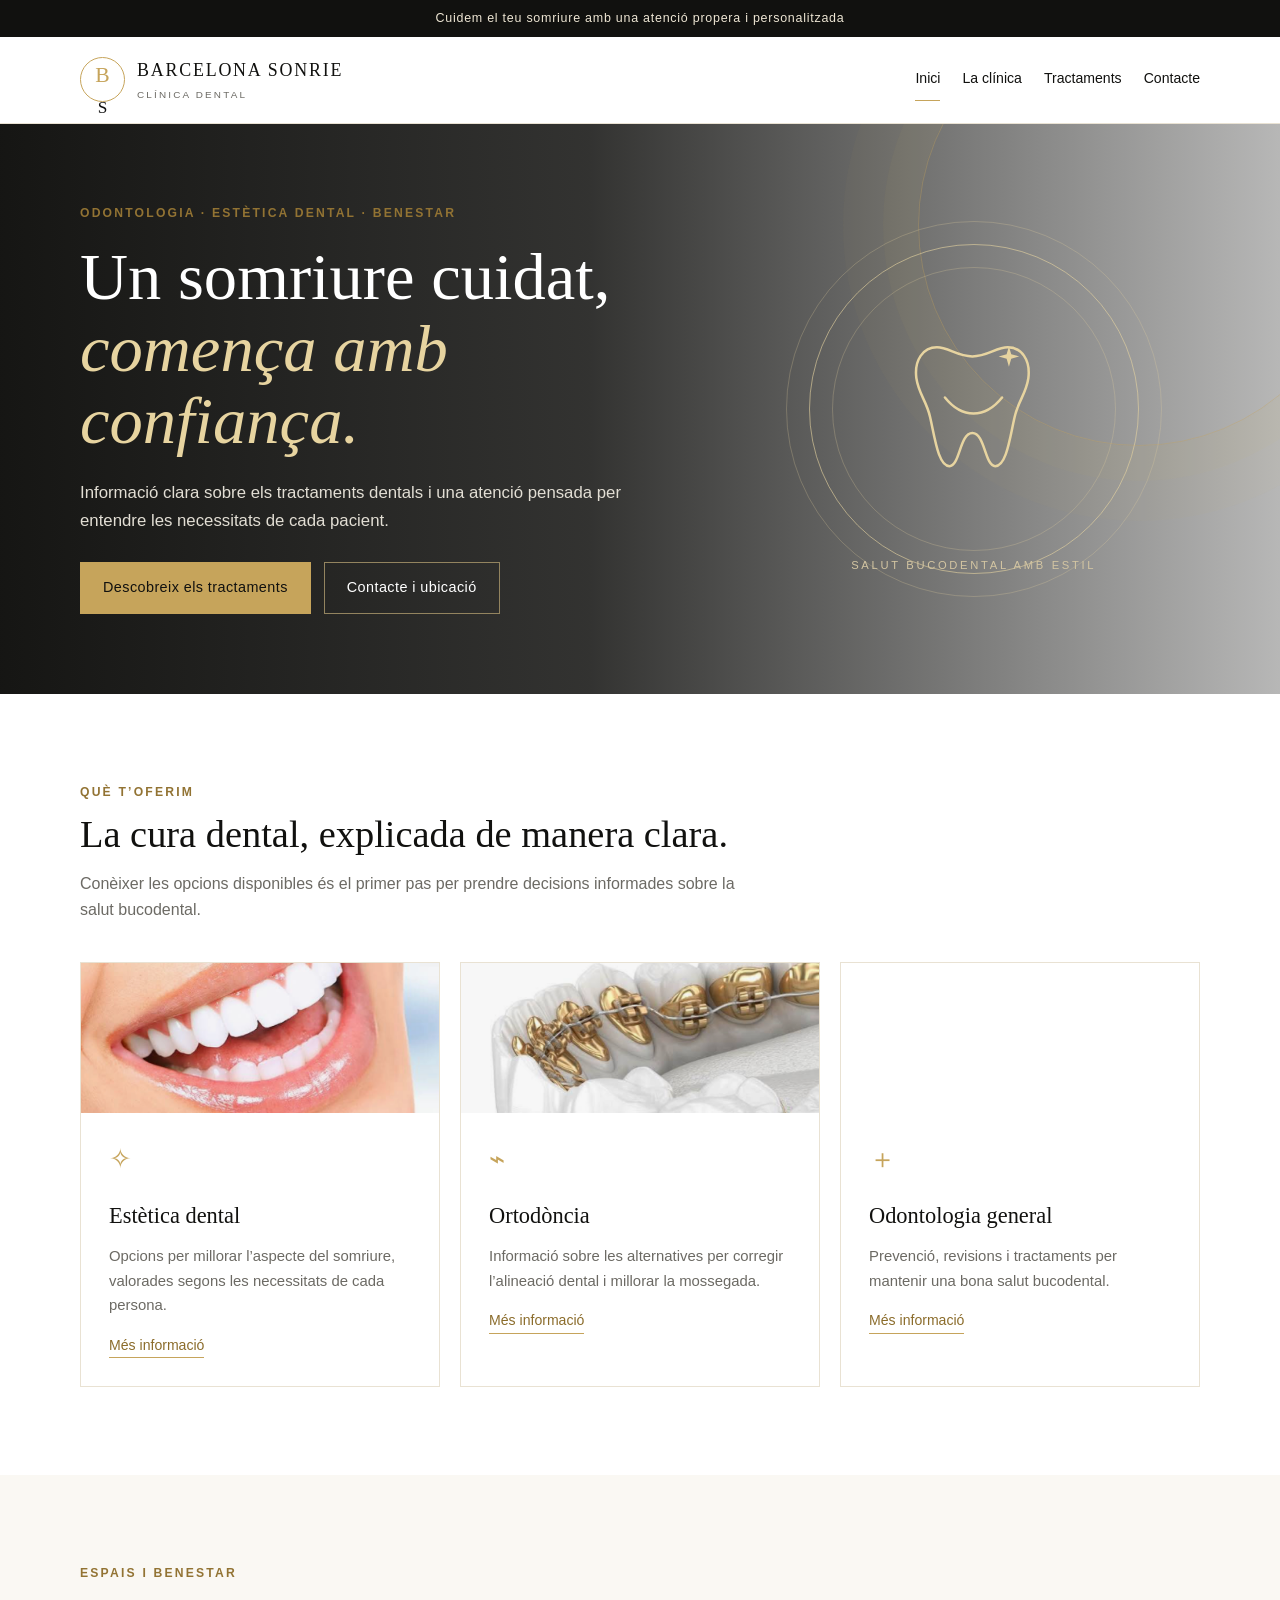
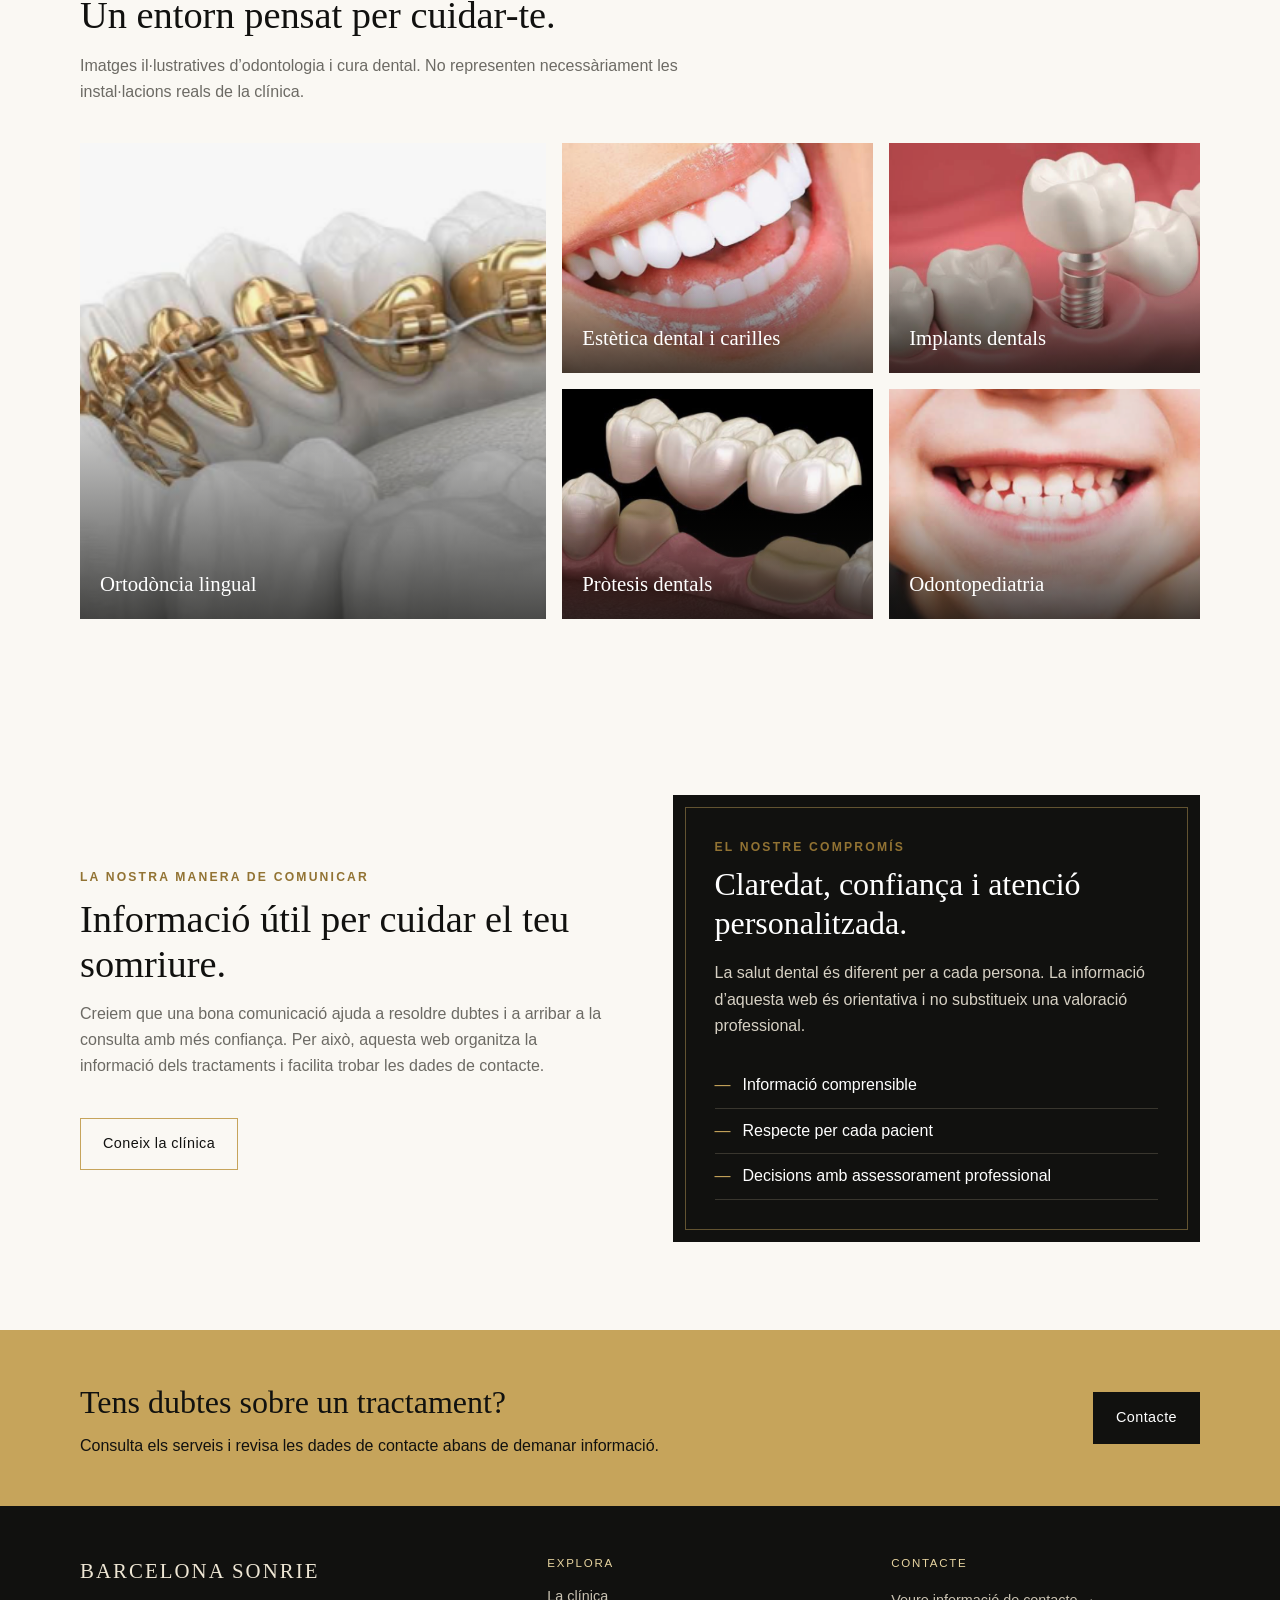
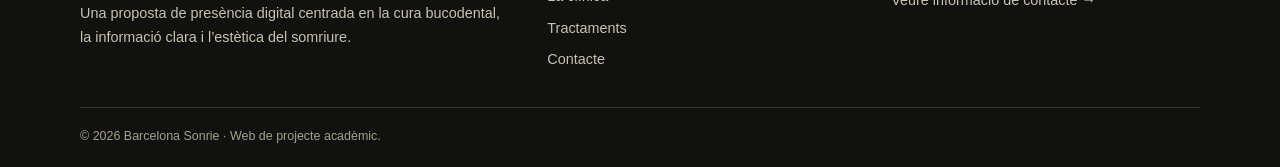
<file: index.html>
<!doctype html>
<html lang="ca">
<head>
<meta charset="utf-8"><meta name="viewport" content="width=device-width, initial-scale=1">
<meta name="description" content="Informació sobre serveis odontològics, estètica dental i contacte de Barcelona Sonrie.">
<title>Inici | Barcelona Sonrie</title>
<link rel="stylesheet" href="css/style.css">
</head>
<body>
<div class="topbar">Cuidem el teu somriure amb una atenció propera i personalitzada</div>
<header class="site-header"><div class="container nav-wrap">
<a class="brand" href="index.html" aria-label="Barcelona Sonrie, inici"><span class="brand-mark">B<span style="font-size:.8em;color:#111">S</span></span><span class="brand-text"><strong>BARCELONA SONRIE</strong><span>CLÍNICA DENTAL</span></span></a>
<button class="menu-toggle" aria-label="Obrir menú" aria-expanded="false">☰</button>
<nav class="nav-links" aria-label="Navegació principal"><a href="index.html" class="active">Inici</a>
<a href="clinic.html" class="">La clínica</a>
<a href="tractaments.html" class="">Tractaments</a>
<a href="contacte.html" class="">Contacte</a></nav>
</div></header>

<main>
<section class="hero"><div class="container hero-grid">
<div><div class="eyebrow">Odontologia · Estètica dental · Benestar</div><h1>Un somriure cuidat, <em>comença amb confiança.</em></h1>
<p>Informació clara sobre els tractaments dentals i una atenció pensada per entendre les necessitats de cada pacient.</p>
<div class="hero-actions"><a class="btn" href="tractaments.html">Descobreix els tractaments</a><a class="btn btn-outline" href="contacte.html">Contacte i ubicació</a></div></div>
<div class="hero-art"><div class="orbit"><svg class="tooth-icon" viewBox="0 0 120 140" fill="none" aria-label="Símbol de dent"><path d="M28 16C16 16 8 27 10 43c2 14 9 20 12 34 4 17 7 43 17 43 9 0 9-29 20-29s11 29 20 29c10 0 13-26 17-43 3-14 10-20 12-34 2-16-6-27-18-27-10 0-18 8-31 8S38 16 28 16Z" stroke="currentColor" stroke-width="2.2"/><path d="M35 60c8 10 17 14 25 14s17-4 25-14" stroke="currentColor" stroke-width="2.2" stroke-linecap="round"/><path d="m91 15 2 7 7 2-7 2-2 7-2-7-7-2 7-2 2-7Z" fill="currentColor"/></svg></div><div class="hero-caption">Salut bucodental amb estil</div></div>
</div></section>
<section class="section"><div class="container"><div class="section-heading"><div class="eyebrow">Què t’oferim</div><h2>La cura dental, explicada de manera clara.</h2><p>Conèixer les opcions disponibles és el primer pas per prendre decisions informades sobre la salut bucodental.</p></div>
<div class="grid-3">
<article class="service-card"><div class="service-photo" style="background-image:url('images/estetica-carilles.png')"></div><div class="service-icon">✧</div><h3>Estètica dental</h3><p>Opcions per millorar l’aspecte del somriure, valorades segons les necessitats de cada persona.</p><a class="text-link" href="tractaments.html#estetica">Més informació</a></article>
<article class="service-card"><div class="service-photo" style="background-image:url('images/ortodoncia-lingual.png')"></div><div class="service-icon">⌁</div><h3>Ortodòncia</h3><p>Informació sobre les alternatives per corregir l’alineació dental i millorar la mossegada.</p><a class="text-link" href="tractaments.html#ortodoncia">Més informació</a></article>
<article class="service-card"><div class="service-photo" style="background-image:url('https://images.unsplash.com/photo-1606811841689-23dfddce3e95?auto=format&fit=crop&w=700&q=80')"></div><div class="service-icon">＋</div><h3>Odontologia general</h3><p>Prevenció, revisions i tractaments per mantenir una bona salut bucodental.</p><a class="text-link" href="tractaments.html#general">Més informació</a></article>
</div></div></section>
<section class="section section-soft"><div class="container"><div class="section-heading"><div class="eyebrow">Espais i benestar</div><h2>Un entorn pensat per cuidar-te.</h2><p>Imatges il·lustratives d’odontologia i cura dental. No representen necessàriament les instal·lacions reals de la clínica.</p></div><div class="image-grid"><div class="photo-card" style="background-image:url('images/ortodoncia-lingual.png')"><span>Ortodòncia lingual</span></div><div class="photo-card" style="background-image:url('images/estetica-carilles.png')"><span>Estètica dental i carilles</span></div><div class="photo-card" style="background-image:url('images/implants-dentals.png')"><span>Implants dentals</span></div><div class="photo-card" style="background-image:url('images/protesis-dentals.png')"><span>Pròtesis dentals</span></div><div class="photo-card" style="background-image:url('images/odontopediatria.png')"><span>Odontopediatria</span></div></div></div></section><section class="section section-soft"><div class="container split"><div><div class="eyebrow">La nostra manera de comunicar</div><div class="section-heading"><h2>Informació útil per cuidar el teu somriure.</h2><p>Creiem que una bona comunicació ajuda a resoldre dubtes i a arribar a la consulta amb més confiança. Per això, aquesta web organitza la informació dels tractaments i facilita trobar les dades de contacte.</p></div><a class="btn btn-outline" href="clinic.html">Coneix la clínica</a></div>
<div class="feature-panel"><div class="eyebrow">El nostre compromís</div><h3>Claredat, confiança i atenció personalitzada.</h3><p>La salut dental és diferent per a cada persona. La informació d’aquesta web és orientativa i no substitueix una valoració professional.</p><ul class="check-list"><li>Informació comprensible</li><li>Respecte per cada pacient</li><li>Decisions amb assessorament professional</li></ul></div>
</div></section>
<section class="cta-band"><div class="container cta-row"><div><h2>Tens dubtes sobre un tractament?</h2><p>Consulta els serveis i revisa les dades de contacte abans de demanar informació.</p></div><a class="btn" href="contacte.html">Contacte</a></div></section>
</main>
<footer class="site-footer"><div class="container"><div class="footer-grid">
<div><div class="footer-brand">BARCELONA SONRIE</div><p>Una proposta de presència digital centrada en la cura bucodental, la informació clara i l’estètica del somriure.</p></div>
<div><div class="footer-title">Explora</div><div class="footer-links"><a href="clinic.html">La clínica</a><a href="tractaments.html">Tractaments</a><a href="contacte.html">Contacte</a></div></div>
<div><div class="footer-title">Contacte</div><p></p><a href="contacte.html">Veure informació de contacte →</a></div>
</div><div class="copyright">© <span data-year></span> Barcelona Sonrie · Web de projecte acadèmic. </div></div></footer>
<script src="js/main.js"></script>
</body></html>
</file>
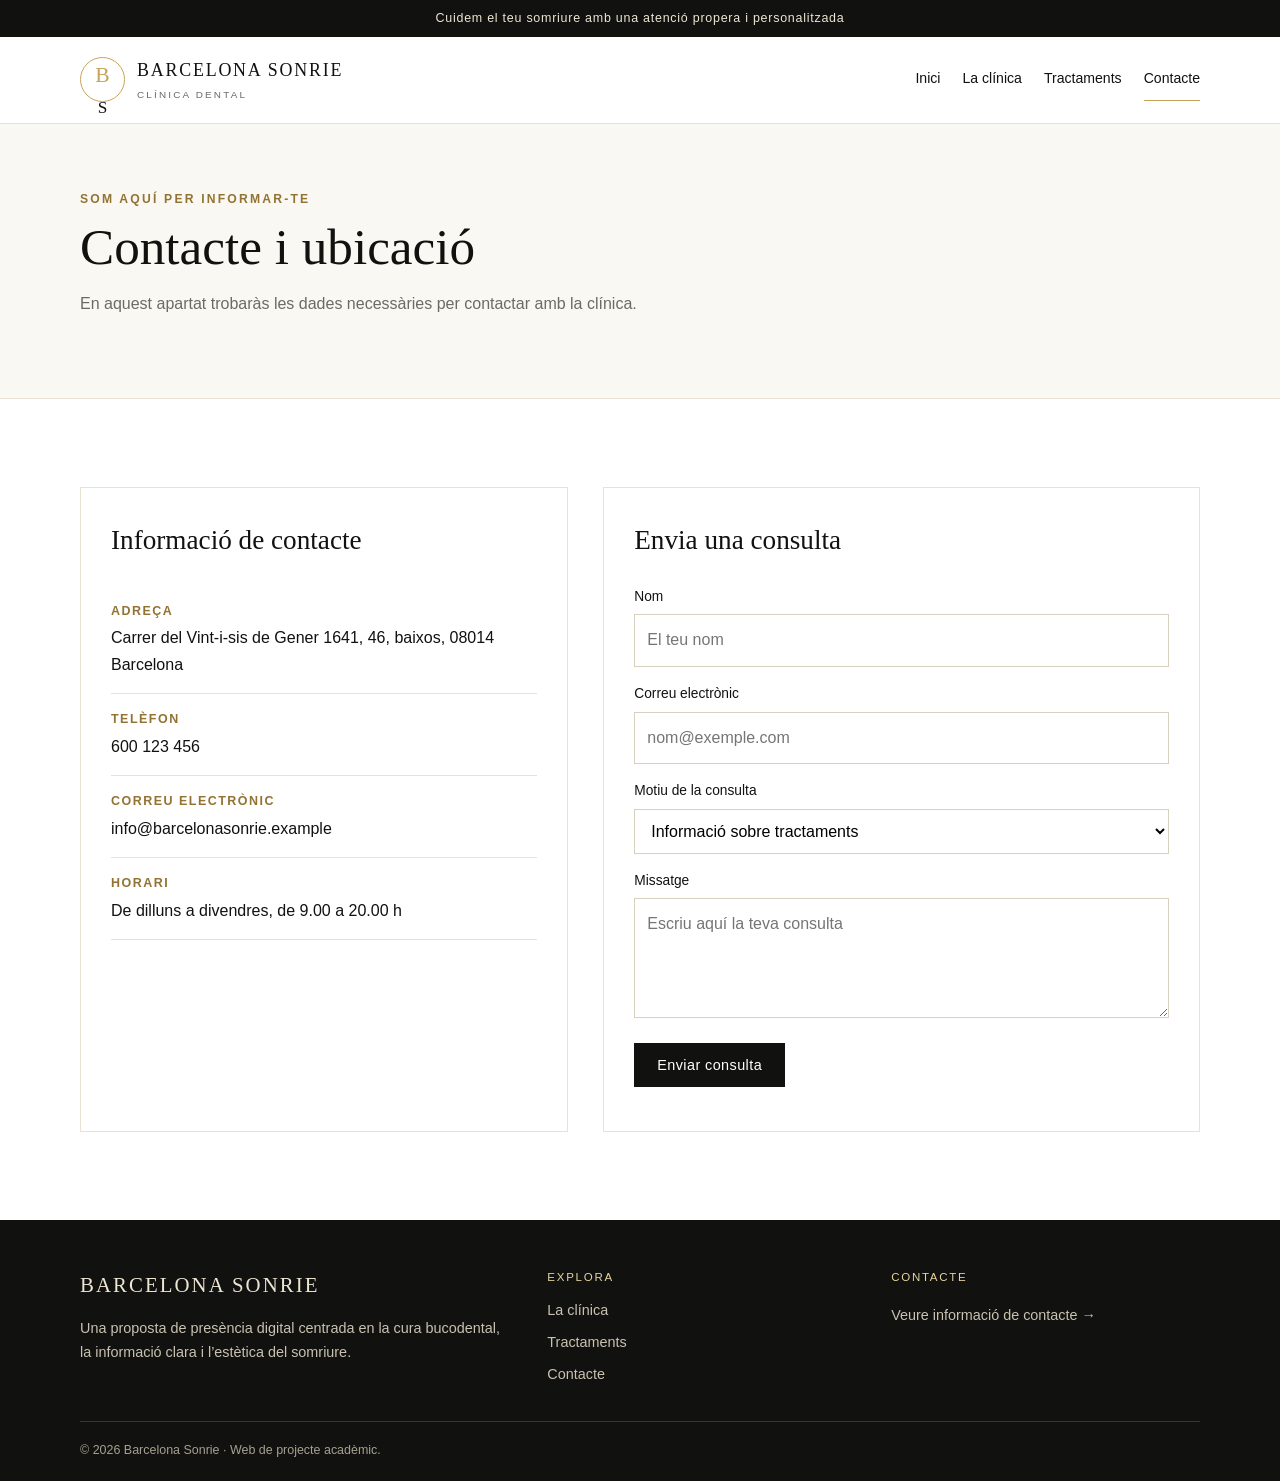
<file: contacte.html>
<!doctype html>
<html lang="ca">
<head>
<meta charset="utf-8"><meta name="viewport" content="width=device-width, initial-scale=1">
<meta name="description" content="Informació sobre serveis odontològics, estètica dental i contacte de Barcelona Sonrie.">
<title>Contacte | Barcelona Sonrie</title>
<link rel="stylesheet" href="css/style.css">
</head>
<body>
<div class="topbar">Cuidem el teu somriure amb una atenció propera i personalitzada</div>
<header class="site-header"><div class="container nav-wrap">
<a class="brand" href="index.html" aria-label="Barcelona Sonrie, inici"><span class="brand-mark">B<span style="font-size:.8em;color:#111">S</span></span><span class="brand-text"><strong>BARCELONA SONRIE</strong><span>CLÍNICA DENTAL</span></span></a>
<button class="menu-toggle" aria-label="Obrir menú" aria-expanded="false">☰</button>
<nav class="nav-links" aria-label="Navegació principal"><a href="index.html" class="">Inici</a>
<a href="clinic.html" class="">La clínica</a>
<a href="tractaments.html" class="">Tractaments</a>
<a href="contacte.html" class="active">Contacte</a></nav>
</div></header>

<main><section class="page-hero"><div class="container"><div class="eyebrow">Som aquí per informar-te</div><h1>Contacte i ubicació</h1><p>En aquest apartat trobaràs les dades necessàries per contactar amb la clínica. </p></div></section>
<section class="section"><div class="container contact-grid"><div class="contact-card"><h2>Informació de contacte</h2>
<div class="contact-item"><strong>Adreça</strong><span>Carrer del Vint-i-sis de Gener 1641, 46, baixos, 08014 Barcelona</span></div>
<div class="contact-item"><strong>Telèfon</strong><span>600 123 456</span></div>
<div class="contact-item"><strong>Correu electrònic</strong><span>info@barcelonasonrie.example</span></div>
<div class="contact-item"><strong>Horari</strong><span>De dilluns a divendres, de 9.00 a 20.00 h</span></div>
</div>
<div class="contact-card"><h2>Envia una consulta</h2>
<form id="contact-form"><div class="form-row"><label for="nom">Nom</label><input id="nom" name="nom" placeholder="El teu nom" required></div><div class="form-row"><label for="email">Correu electrònic</label><input id="email" name="email" type="email" placeholder="nom@exemple.com" required></div><div class="form-row"><label for="motiu">Motiu de la consulta</label><select id="motiu" name="motiu"><option>Informació sobre tractaments</option><option>Estètica dental</option><option>Ortodòncia</option><option>Altres consultes</option></select></div><div class="form-row"><label for="missatge">Missatge</label><textarea id="missatge" name="missatge" placeholder="Escriu aquí la teva consulta"></textarea></div><button class="btn" type="submit">Enviar consulta</button><p class="form-status" id="form-status" aria-live="polite"></p></form>
</div></div></section></main>
<footer class="site-footer"><div class="container"><div class="footer-grid">
<div><div class="footer-brand">BARCELONA SONRIE</div><p>Una proposta de presència digital centrada en la cura bucodental, la informació clara i l’estètica del somriure.</p></div>
<div><div class="footer-title">Explora</div><div class="footer-links"><a href="clinic.html">La clínica</a><a href="tractaments.html">Tractaments</a><a href="contacte.html">Contacte</a></div></div>
<div><div class="footer-title">Contacte</div><p></p><a href="contacte.html">Veure informació de contacte →</a></div>
</div><div class="copyright">© <span data-year></span> Barcelona Sonrie · Web de projecte acadèmic. </div></div></footer>
<script src="js/main.js"></script>
</body></html>
</file>
<file: css/style.css>
:root{--ink:#11110f;--gold:#c6a45b;--gold-light:#e7d4a0;--paper:#faf8f3;--white:#fff;--muted:#6c6a64;--line:#e9e2d3;--serif:Georgia,'Times New Roman',serif;--sans:Arial,Helvetica,sans-serif}
*{box-sizing:border-box}html{scroll-behavior:smooth}body{margin:0;color:var(--ink);font-family:var(--sans);line-height:1.65;background:var(--white)}a{color:inherit;text-decoration:none}img{max-width:100%;display:block}.container{width:min(1120px,90%);margin:auto}.eyebrow{text-transform:uppercase;letter-spacing:.18em;font-size:.76rem;color:#927333;font-weight:700}.btn{display:inline-block;padding:13px 22px;background:var(--ink);color:white;border:1px solid var(--ink);letter-spacing:.03em;font-size:.9rem;transition:.2s}.btn:hover{background:var(--gold);border-color:var(--gold);color:var(--ink)}.btn-outline{background:transparent;color:var(--ink);border-color:var(--gold)}.btn-outline:hover{background:var(--gold);color:var(--ink)}.topbar{background:var(--ink);color:#eee6d4;text-align:center;padding:8px 15px;font-size:.78rem;letter-spacing:.06em}.site-header{position:sticky;top:0;z-index:10;background:rgba(255,255,255,.96);backdrop-filter:blur(10px);border-bottom:1px solid var(--line)}.nav-wrap{display:flex;align-items:center;justify-content:space-between;min-height:86px;gap:25px}.brand{display:flex;align-items:center;gap:12px;min-width:235px}.brand-mark{width:45px;height:45px;border:1px solid var(--gold);border-radius:50%;display:grid;place-items:center;color:var(--gold);font-family:var(--serif);font-size:1.35rem}.brand-text strong{display:block;font-family:var(--serif);font-size:1.12rem;font-weight:500;letter-spacing:.1em}.brand-text span{display:block;font-size:.62rem;letter-spacing:.22em;color:var(--muted);margin-top:2px}.nav-links{display:flex;align-items:center;gap:22px;font-size:.88rem}.nav-links a{padding:9px 0;border-bottom:1px solid transparent}.nav-links a:hover,.nav-links a.active{border-color:var(--gold)}.menu-toggle{display:none;background:none;border:1px solid var(--line);padding:8px 11px;font-size:1.2rem}.hero{background:linear-gradient(110deg,#11110f 0%,#24221c 62%,#4b402a 100%);color:white;position:relative;overflow:hidden}.hero:after{content:"";position:absolute;width:440px;height:440px;border:1px solid rgba(198,164,91,.35);border-radius:50%;right:-80px;top:-120px;box-shadow:0 0 0 35px rgba(198,164,91,.04),0 0 0 75px rgba(198,164,91,.035)}.hero-grid{display:grid;grid-template-columns:1.15fr .85fr;align-items:center;gap:55px;min-height:570px;padding:75px 0;position:relative;z-index:1}.hero h1{font-family:var(--serif);font-weight:400;font-size:clamp(2.7rem,5.2vw,4.8rem);line-height:1.08;margin:18px 0 22px;max-width:680px}.hero h1 em{color:var(--gold-light);font-weight:400}.hero p{color:#e2ded4;max-width:550px;font-size:1.05rem}.hero-actions{display:flex;flex-wrap:wrap;gap:13px;margin-top:28px}.hero .btn{background:var(--gold);border-color:var(--gold);color:var(--ink)}.hero .btn-outline{background:transparent;color:white;border-color:#93845f}.hero-art{min-height:340px;display:grid;place-items:center;position:relative}.hero-art .orbit{width:min(330px,90%);aspect-ratio:1;border:1px solid rgba(231,212,160,.6);border-radius:50%;display:grid;place-items:center;position:relative}.hero-art .orbit:before,.hero-art .orbit:after{content:"";position:absolute;border:1px solid rgba(231,212,160,.25);border-radius:50%}.hero-art .orbit:before{inset:22px}.hero-art .orbit:after{inset:-24px}.tooth-icon{width:145px;height:160px;color:var(--gold-light)}.hero-caption{position:absolute;bottom:4px;text-transform:uppercase;letter-spacing:.24em;font-size:.7rem;color:#d3c5a2}.section{padding:88px 0}.section-soft{background:var(--paper)}.section-heading{max-width:690px;margin-bottom:38px}.section-heading h2{font-family:var(--serif);font-size:clamp(2rem,3vw,3rem);font-weight:400;line-height:1.15;margin:10px 0 15px}.section-heading p{color:var(--muted);margin:0}.grid-3{display:grid;grid-template-columns:repeat(3,1fr);gap:20px}.service-card{border:1px solid var(--line);padding:28px;background:white;min-height:220px;transition:.2s}.service-card:hover{transform:translateY(-3px);border-color:var(--gold)}.service-icon{font-size:1.7rem;color:var(--gold);margin-bottom:17px}.service-card h3{font-family:var(--serif);font-size:1.4rem;font-weight:400;margin:0 0 9px}.service-card p{font-size:.93rem;color:var(--muted);margin:0}.text-link{display:inline-block;margin-top:16px;color:#8b6c2b;border-bottom:1px solid var(--gold);font-size:.88rem}.split{display:grid;grid-template-columns:1fr 1fr;gap:65px;align-items:center}.feature-panel{background:var(--ink);color:white;padding:42px;position:relative}.feature-panel:before{content:"";position:absolute;inset:12px;border:1px solid rgba(198,164,91,.45);pointer-events:none}.feature-panel h3{font-family:var(--serif);font-size:2rem;font-weight:400;line-height:1.2;margin:8px 0 18px;position:relative}.feature-panel p{color:#d7d1c4;position:relative}.feature-panel .eyebrow{position:relative}.check-list{list-style:none;padding:0;margin:24px 0 0}.check-list li{padding:9px 0;border-bottom:1px solid var(--line)}.check-list li:before{content:"—";color:var(--gold);margin-right:12px}.feature-panel .check-list li{border-color:#39362e}.cta-band{background:var(--gold);padding:46px 0}.cta-row{display:flex;justify-content:space-between;align-items:center;gap:25px}.cta-row h2{font-family:var(--serif);font-size:2rem;font-weight:400;margin:0}.cta-row p{margin:5px 0 0}.cta-row .btn{background:var(--ink);color:white}.page-hero{background:var(--paper);padding:65px 0;border-bottom:1px solid var(--line)}.page-hero h1{font-family:var(--serif);font-weight:400;font-size:clamp(2.6rem,4vw,4rem);line-height:1.1;margin:10px 0}.page-hero p{max-width:680px;color:var(--muted)}.prose{max-width:820px}.prose h2{font-family:var(--serif);font-weight:400;font-size:2rem;margin-top:35px}.prose p{color:#4d4b45}.values-grid{display:grid;grid-template-columns:repeat(3,1fr);gap:18px;margin-top:25px}.value-card{padding:25px;border:1px solid var(--line)}.value-card h3{font-family:var(--serif);font-weight:400;font-size:1.35rem;margin:0 0 8px}.value-card p{font-size:.92rem;color:var(--muted);margin:0}.team-note{padding:24px;border-left:3px solid var(--gold);background:var(--paper);color:var(--muted)}.treatment-list{display:grid;grid-template-columns:1fr 1fr;gap:20px}.treatment{padding:27px;border:1px solid var(--line);display:grid;grid-template-columns:45px 1fr;gap:17px}.treatment .num{font-family:var(--serif);font-size:1.5rem;color:var(--gold)}.treatment h2{font-family:var(--serif);font-size:1.45rem;font-weight:400;margin:0 0 8px}.treatment p{margin:0;color:var(--muted);font-size:.93rem}.contact-grid{display:grid;grid-template-columns:.9fr 1.1fr;gap:35px}.contact-card{padding:30px;border:1px solid var(--line);background:white}.contact-card h2{font-family:var(--serif);font-weight:400;font-size:1.7rem;margin-top:0}.contact-item{padding:15px 0;border-bottom:1px solid var(--line)}.contact-item strong{display:block;font-size:.78rem;text-transform:uppercase;letter-spacing:.12em;color:#927333}.contact-item span{display:block;margin-top:4px}.notice{font-size:.86rem;color:var(--muted);background:var(--paper);padding:16px;margin-top:20px}.form-row{margin-bottom:16px}.form-row label{display:block;font-size:.86rem;margin-bottom:6px}.form-row input,.form-row select,.form-row textarea{width:100%;padding:12px;border:1px solid #d8d0bf;background:white;font:inherit}.form-row textarea{min-height:120px;resize:vertical}.form-status{font-size:.9rem;color:#4d6b43}.faq details{border-bottom:1px solid var(--line);padding:18px 0}.faq summary{cursor:pointer;font-family:var(--serif);font-size:1.2rem}.faq details p{color:var(--muted);max-width:760px}.site-footer{background:var(--ink);color:#eee6d4;padding:48px 0 20px}.footer-grid{display:grid;grid-template-columns:1.4fr 1fr 1fr;gap:35px}.footer-brand{font-family:var(--serif);letter-spacing:.1em;font-size:1.3rem}.site-footer p,.site-footer a{color:#c9c2b2;font-size:.9rem}.footer-title{text-transform:uppercase;letter-spacing:.15em;color:var(--gold-light);font-size:.72rem;margin-bottom:12px}.footer-links{display:grid;gap:8px}.copyright{border-top:1px solid #38352e;margin-top:35px;padding-top:18px;font-size:.78rem;color:#a7a091}.breadcrumb{font-size:.82rem;color:var(--muted)}@media(max-width:900px){.nav-links{gap:12px;font-size:.8rem}.brand{min-width:auto}.brand-text strong{font-size:.98rem}.hero-grid{gap:25px}.grid-3{grid-template-columns:repeat(2,1fr)}.split{gap:30px}.footer-grid{grid-template-columns:1fr 1fr}.footer-grid>div:first-child{grid-column:1/-1}}@media(max-width:700px){.nav-wrap{min-height:74px;flex-wrap:wrap;padding:12px 0}.menu-toggle{display:block}.nav-links{display:none;flex-direction:column;align-items:stretch;width:100%;gap:0;padding-bottom:12px}.nav-links.open{display:flex}.nav-links a{padding:12px 0;border-bottom:1px solid var(--line)}.hero-grid{grid-template-columns:1fr;padding:58px 0;min-height:unset}.hero-art{min-height:250px;order:-1}.hero-art .orbit{width:220px}.tooth-icon{width:100px;height:120px}.hero h1{font-size:2.7rem}.section{padding:60px 0}.grid-3,.values-grid,.split,.treatment-list,.contact-grid,.footer-grid{grid-template-columns:1fr}.footer-grid>div:first-child{grid-column:auto}.feature-panel{padding:32px}.cta-row{align-items:flex-start;flex-direction:column}.cta-row h2{font-size:1.7rem}.page-hero{padding:45px 0}.service-card{min-height:unset}}

/* Fotografia editorial */
.hero{background-image:linear-gradient(90deg,rgba(17,17,15,.98) 0%,rgba(17,17,15,.86) 46%,rgba(17,17,15,.30) 100%),url('https://images.unsplash.com/photo-1606811971618-4486d14f3f99?auto=format&fit=crop&w=1800&q=85');background-size:cover;background-position:center}
.image-banner{min-height:300px;background-size:cover;background-position:center;display:flex;align-items:end;position:relative;color:white}
.image-banner:before{content:"";position:absolute;inset:0;background:linear-gradient(0deg,rgba(17,17,15,.88),rgba(17,17,15,.05))}
.image-banner .container{position:relative;z-index:1;padding-bottom:30px}
.image-banner h2{font-family:var(--serif);font-size:2.3rem;font-weight:400;max-width:600px;margin:8px 0}
.photo-card{min-height:230px;background-size:cover;background-position:center;position:relative;overflow:hidden}
.photo-card:after{content:"";position:absolute;inset:45% 0 0;background:linear-gradient(transparent,rgba(17,17,15,.75))}
.photo-card span{position:absolute;z-index:1;bottom:18px;left:20px;color:#fff;font-family:var(--serif);font-size:1.3rem}
.image-grid{display:grid;grid-template-columns:1.2fr .8fr .8fr;gap:16px;margin-top:30px}
.image-grid .photo-card:first-child{min-height:300px;grid-row:span 2}
.service-card .service-photo{height:150px;margin:-28px -28px 24px;background-size:cover;background-position:center}
.treatment-photo{width:100%;height:180px;object-fit:cover;margin-bottom:15px}
@media(max-width:700px){.image-grid{grid-template-columns:1fr 1fr}.image-grid .photo-card:first-child{grid-column:1/-1;grid-row:auto;min-height:240px}.hero{background-position:60% center}}

.team-gallery{display:grid;grid-template-columns:repeat(3,1fr);gap:20px;margin:28px 0}
.team-card{border:1px solid var(--line);background:#fff}
.team-card img{width:100%;height:260px;object-fit:cover;object-position:center 25%}
.team-card div{padding:20px}
.team-card h3{font-family:var(--serif);font-weight:400;font-size:1.25rem;margin:0 0 7px}
.team-card p{font-size:.9rem;color:var(--muted);margin:0}
.treatment{align-items:start}
@media(max-width:700px){.team-gallery{grid-template-columns:1fr}.team-card img{height:320px}}

.treatment-photo{display:block;width:100%;height:190px;object-fit:cover;object-position:center;border-radius:2px}
.treatment p{line-height:1.7}
</file>
